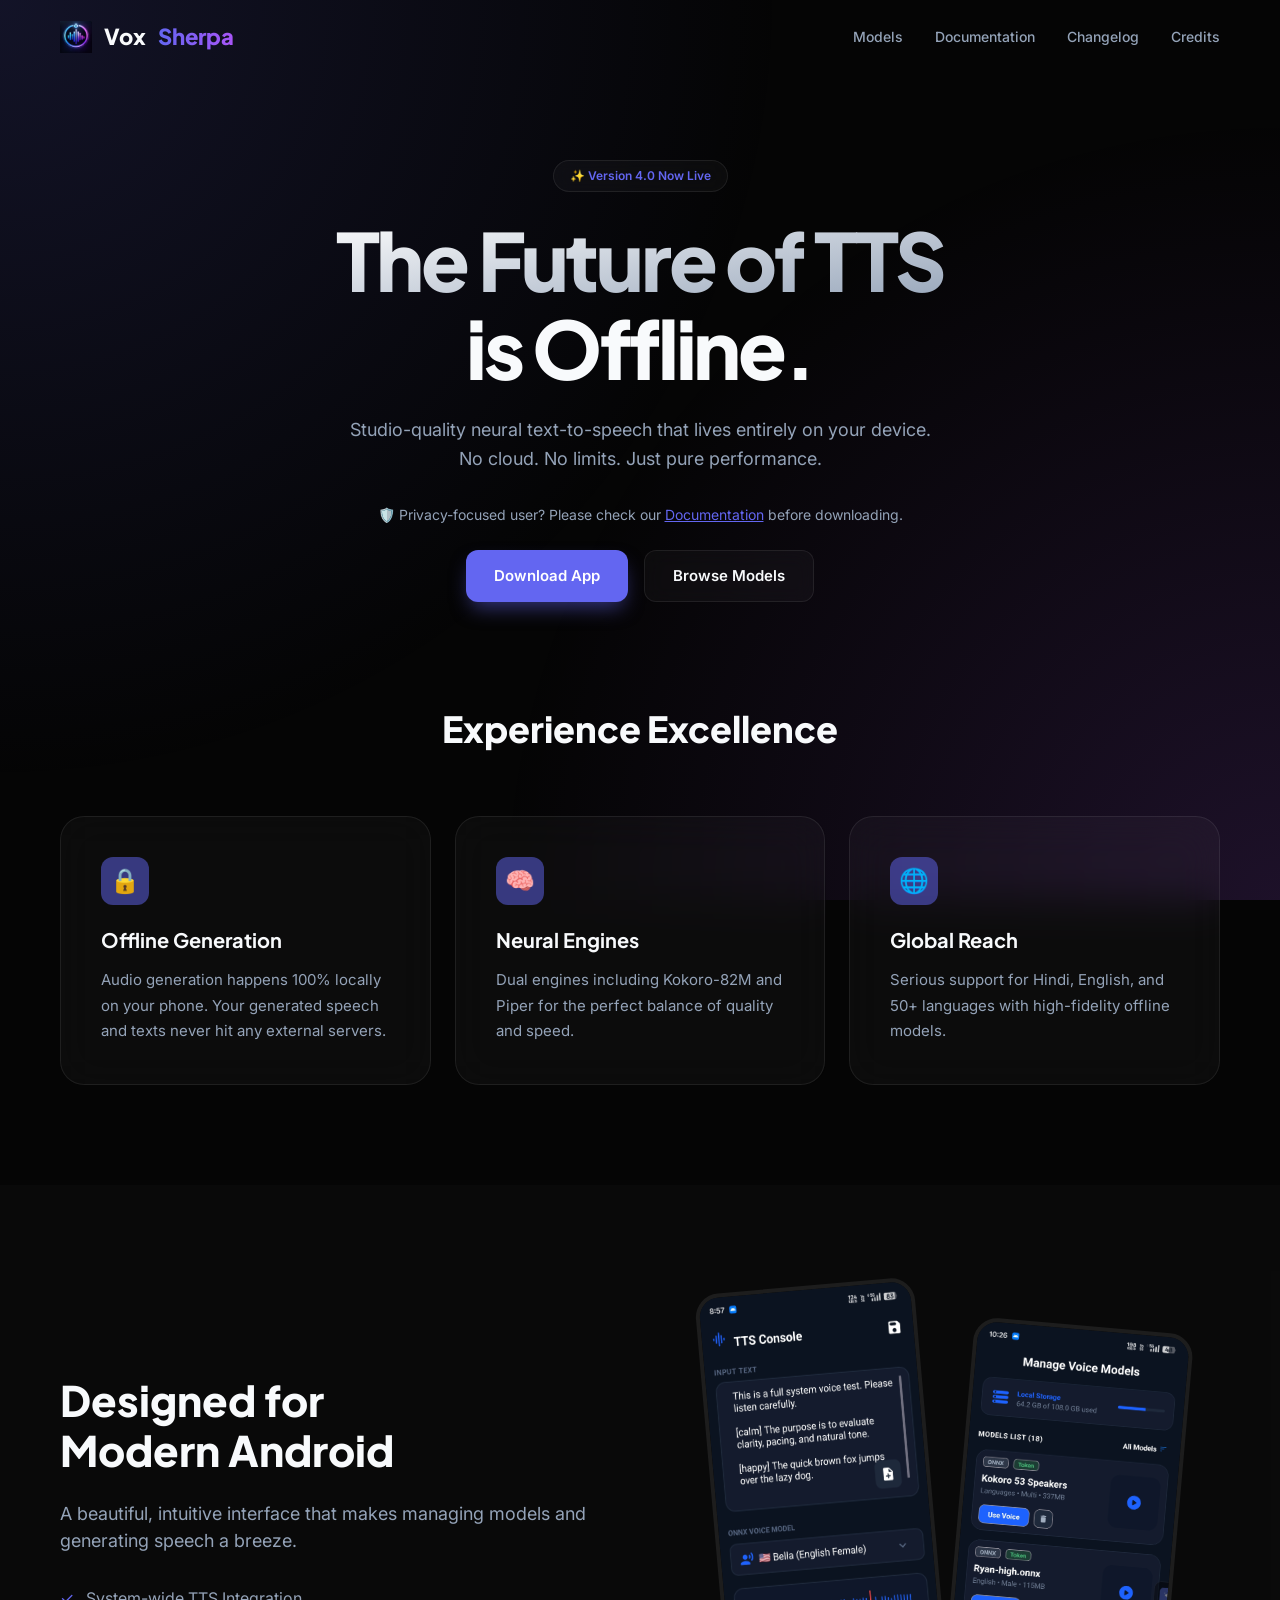
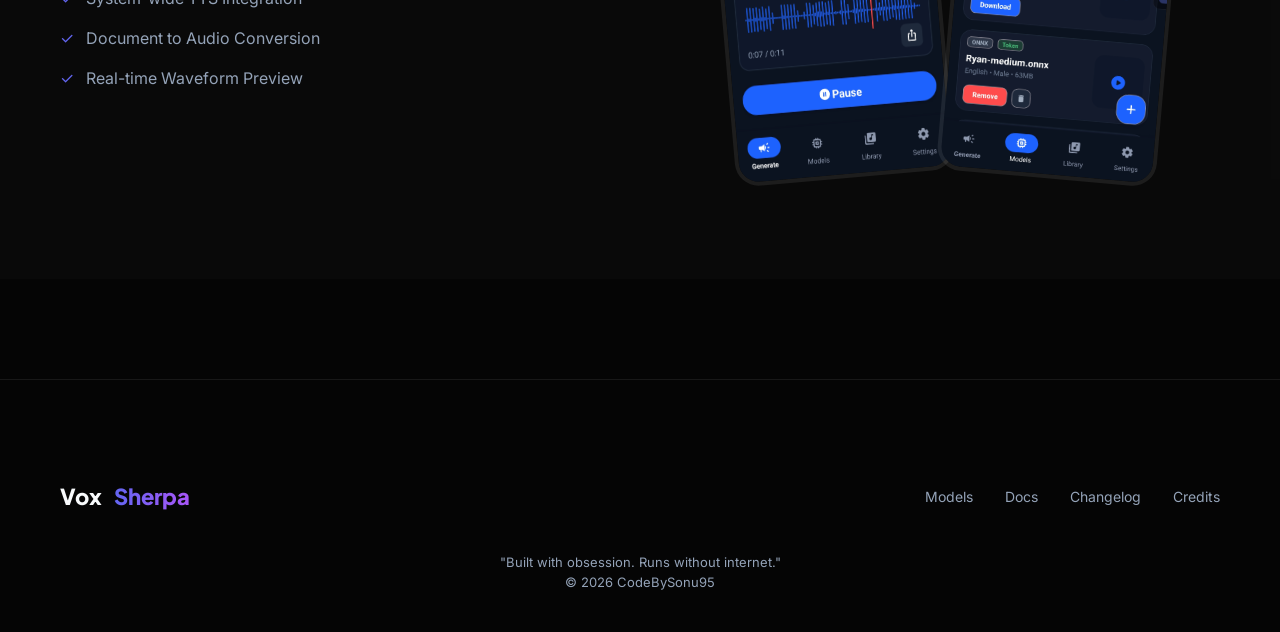
<file: index.html>
<!DOCTYPE html>
<html lang="en">
<head>
  <meta charset="UTF-8">
  <meta name="viewport" content="width=device-width, initial-scale=1.0">
  <title>VoxSherpa TTS — Premium Offline Neural TTS for Android</title>
  <link rel="stylesheet" href="docs/site/css/style.css">
</head>
<body>
  <div class="bg-gradient"></div>
  
  <nav id="navbar">
    <div class="container">
      <a href="index.html" class="logo">
        <img src="docs/site/assets/images/icon.png" alt="VoxSherpa" style="width: 32px; height: 32px;">
        Vox<span>Sherpa</span>
      </a>
      <div class="nav-links">
        <a href="docs/site/models/index.html">Models</a>
        <a href="docs/site/docs/index.html">Documentation</a>
        <a href="docs/site/changelog/index.html">Changelog</a>
        <a href="docs/site/credits/index.html">Credits</a>
      </div>
    </div>
  </nav>

  <main>
    <section class="hero container">
      <div class="hero-badge">✨ Version 4.0 Now Live</div>
      <h1><span>The Future of TTS</span><br>is Offline.</h1>
      <p>Studio-quality neural text-to-speech that lives entirely on your device. No cloud. No limits. Just pure performance.</p>
      
      <p style="font-size: 14px; margin-top: -10px; margin-bottom: 24px; color: var(--text-muted);">
        🛡️ Privacy-focused user? Please check our <a href="https://github.com/CodeBySonu95/VoxSherpa-TTS/tree/main/docs" target="_blank" style="color: var(--primary); text-decoration: underline;">Documentation</a> before downloading.
      </p>

      <div class="btn-group">
        <a href="https://play.google.com/store/apps/details?id=com.CodeBySonu.VoxSherpa" class="btn btn-primary">Download App</a>
        <a href="docs/site/models/index.html" class="btn btn-secondary">Browse Models</a>
      </div>
    </section>

    <section class="container" style="padding-bottom: 100px;">
      <div style="text-align: center; margin-bottom: 60px;">
        <h2 style="font-family: 'Plus Jakarta Sans', sans-serif; font-size: 36px; font-weight: 800;">Experience Excellence</h2>
      </div>
      
      <div class="features-grid">
        <div class="glass-card feature-card">
          <div class="feature-icon">🔒</div>
          <h3>Offline Generation</h3>
          <p>Audio generation happens 100% locally on your phone. Your generated speech and texts never hit any external servers.</p>
        </div>
        <div class="glass-card feature-card">
          <div class="feature-icon">🧠</div>
          <h3>Neural Engines</h3>
          <p>Dual engines including Kokoro-82M and Piper for the perfect balance of quality and speed.</p>
        </div>
        <div class="glass-card feature-card">
          <div class="feature-icon">🌐</div>
          <h3>Global Reach</h3>
          <p>Serious support for Hindi, English, and 50+ languages with high-fidelity offline models.</p>
        </div>
      </div>
    </section>

    <section style="background: rgba(255,255,255,0.02); padding: 100px 0;">
      <div class="container">
        <div style="display: flex; align-items: center; gap: 60px; flex-wrap: wrap;">
          <div style="flex: 1; min-width: 300px;">
            <h2 style="font-family: 'Plus Jakarta Sans', sans-serif; font-size: 42px; font-weight: 800; line-height: 1.2; margin-bottom: 24px;">Designed for<br>Modern Android</h2>
            <p style="color: var(--text-muted); font-size: 18px; margin-bottom: 32px;">A beautiful, intuitive interface that makes managing models and generating speech a breeze.</p>
            <ul style="list-style: none; display: grid; gap: 16px;">
              <li style="display: flex; align-items: center; gap: 12px; color: var(--text-muted);">
                <span style="color: var(--primary);">✓</span> System-wide TTS Integration
              </li>
              <li style="display: flex; align-items: center; gap: 12px; color: var(--text-muted);">
                <span style="color: var(--primary);">✓</span> Document to Audio Conversion
              </li>
              <li style="display: flex; align-items: center; gap: 12px; color: var(--text-muted);">
                <span style="color: var(--primary);">✓</span> Real-time Waveform Preview
              </li>
            </ul>
          </div>
          <div style="flex: 1; min-width: 300px; display: flex; gap: 20px; justify-content: center;">
            <img src="docs/site/assets/images/1.jpg" alt="App Screen" style="width: 220px; border-radius: 24px; border: 4px solid var(--glass-border); transform: rotate(-5deg);">
            <img src="docs/site/assets/images/2.jpg" alt="App Screen" style="width: 220px; border-radius: 24px; border: 4px solid var(--glass-border); transform: rotate(5deg); margin-top: 40px;">
          </div>
        </div>
      </div>
    </section>
  </main>

  <footer>
    <div class="container">
      <div class="footer-content">
        <a href="index.html" class="logo">Vox<span>Sherpa</span></a>
        <div class="footer-links">
          <a href="docs/site/models/index.html">Models</a>
          <a href="docs/site/docs/index.html">Docs</a>
          <a href="docs/site/changelog/index.html">Changelog</a>
          <a href="docs/site/credits/index.html">Credits</a>
        </div>
      </div>
      <p class="copyright">"Built with obsession. Runs without internet."<br>&copy; 2026 CodeBySonu95</p>
    </div>
  </footer>

  <script>
    window.addEventListener('scroll', () => {
      const nav = document.getElementById('navbar');
      if (window.scrollY > 50) {
        nav.classList.add('scrolled');
      } else {
        nav.classList.remove('scrolled');
      }
    });
  </script>
</body>
</html>
</file>
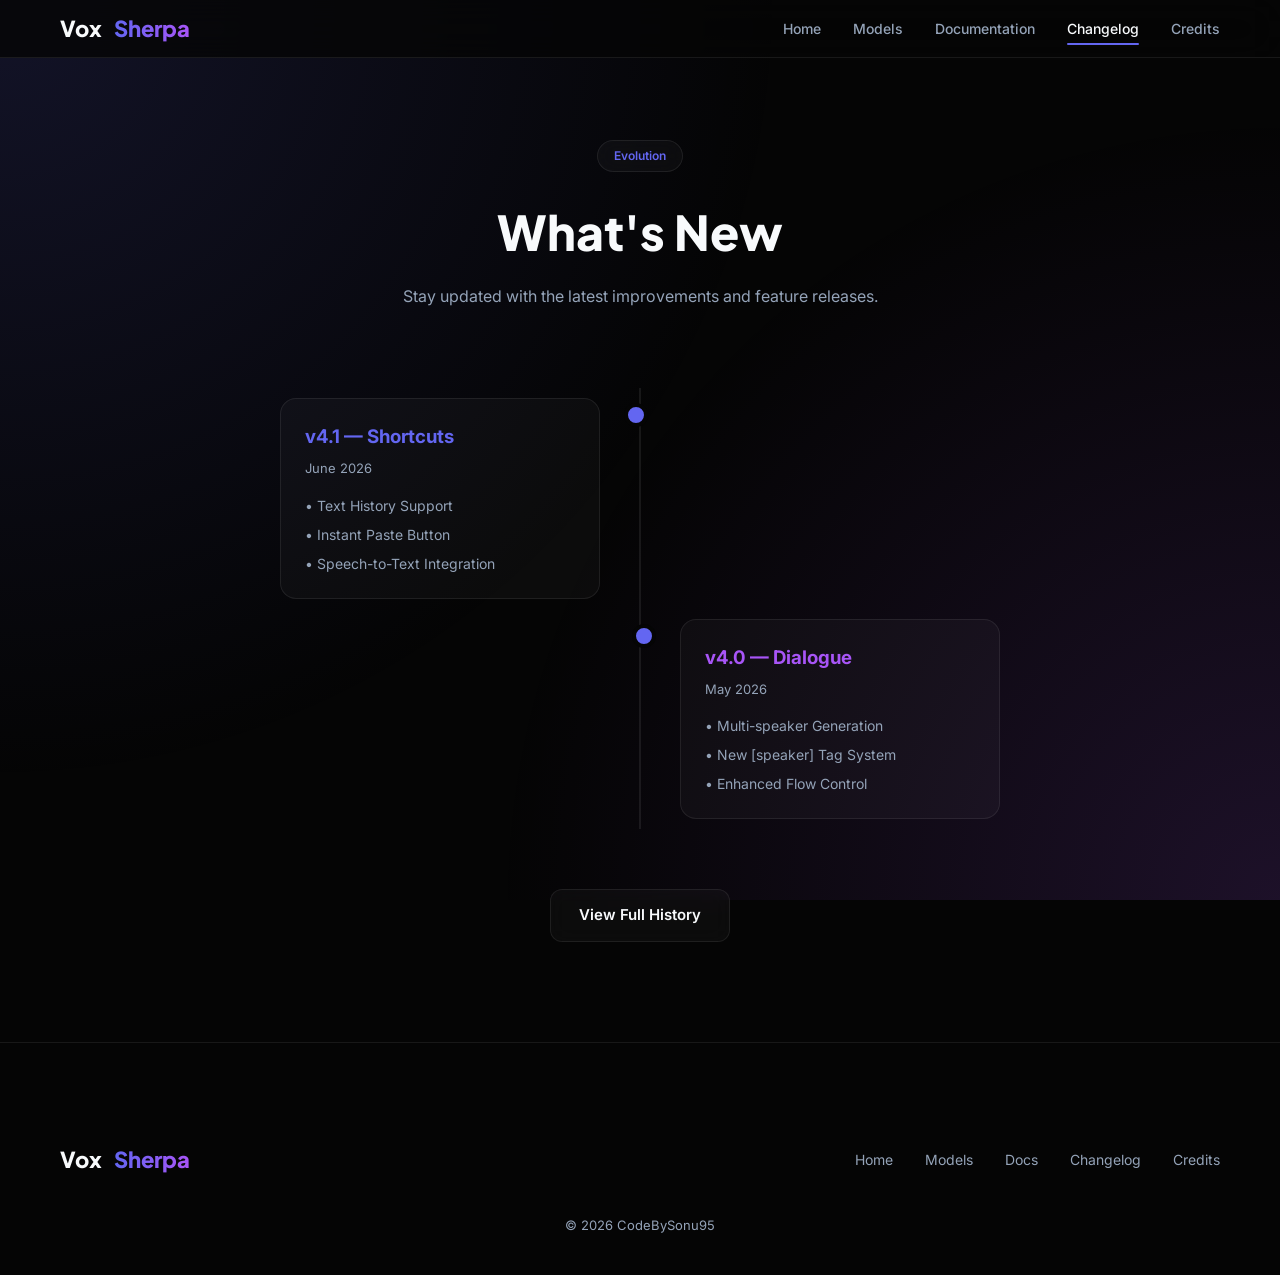
<file: docs/site/changelog/index.html>
<!DOCTYPE html>
<html lang="en">
<head>
  <meta charset="UTF-8">
  <meta name="viewport" content="width=device-width, initial-scale=1.0">
  <title>Changelog — VoxSherpa TTS</title>
  <link rel="stylesheet" href="../css/style.css">
  <style>
    .timeline {
      position: relative;
      max-width: 800px;
      margin: 0 auto;
    }
    .timeline::after {
      content: '';
      position: absolute;
      width: 2px;
      background: var(--glass-border);
      top: 0;
      bottom: 0;
      left: 50%;
      margin-left: -1px;
    }
    .release-card {
      padding: 10px 40px;
      position: relative;
      background: inherit;
      width: 50%;
    }
    .release-card::after {
      content: '';
      position: absolute;
      width: 16px;
      height: 16px;
      right: -8px;
      background-color: var(--primary);
      border: 4px solid var(--bg);
      top: 15px;
      border-radius: 50%;
      z-index: 1;
    }
    .left { left: 0; }
    .right { left: 50%; }
    .right::after { left: -8px; }
    .content {
      padding: 24px;
      background: var(--glass);
      border: 1px solid var(--glass-border);
      border-radius: 16px;
    }
    @media screen and (max-width: 600px) {
      .timeline::after { left: 31px; }
      .release-card { width: 100%; padding-left: 70px; padding-right: 25px; }
      .release-card::after { left: 23px; }
      .right { left: 0%; }
    }
  </style>
</head>
<body>
  <div class="bg-gradient"></div>
  
  <nav id="navbar" class="scrolled">
    <div class="container">
      <a href="../../../index.html" class="logo">Vox<span>Sherpa</span></a>
      <div class="nav-links">
        <a href="../../../index.html">Home</a>
        <a href="../models/index.html">Models</a>
        <a href="../docs/index.html">Documentation</a>
        <a href="index.html" class="active">Changelog</a>
        <a href="../credits/index.html">Credits</a>
      </div>
    </div>
  </nav>

  <main class="container" style="padding-top: 140px;">
    <div style="text-align: center; margin-bottom: 80px;">
      <div class="hero-badge">Evolution</div>
      <h1 style="font-family: 'Plus Jakarta Sans', sans-serif; font-size: 48px; font-weight: 800; margin-bottom: 16px;">What's New</h1>
      <p style="color: var(--text-muted);">Stay updated with the latest improvements and feature releases.</p>
    </div>

    <div class="timeline">
      <div class="release-card left">
        <div class="content">
          <h3 style="color: var(--primary); margin-bottom: 8px;">v4.1 — Shortcuts</h3>
          <p style="font-size: 13px; color: var(--text-muted); margin-bottom: 16px;">June 2026</p>
          <ul style="list-style: none; font-size: 14px; color: var(--text-muted); display: grid; gap: 8px;">
            <li>• Text History Support</li>
            <li>• Instant Paste Button</li>
            <li>• Speech-to-Text Integration</li>
          </ul>
        </div>
      </div>
      <div class="release-card right">
        <div class="content">
          <h3 style="color: var(--secondary); margin-bottom: 8px;">v4.0 — Dialogue</h3>
          <p style="font-size: 13px; color: var(--text-muted); margin-bottom: 16px;">May 2026</p>
          <ul style="list-style: none; font-size: 14px; color: var(--text-muted); display: grid; gap: 8px;">
            <li>• Multi-speaker Generation</li>
            <li>• New [speaker] Tag System</li>
            <li>• Enhanced Flow Control</li>
          </ul>
        </div>
      </div>
    </div>
    
    <div style="text-align: center; margin-top: 60px;">
      <a href="https://github.com/CodeBySonu95/VoxSherpa-TTS/blob/main/docs/CHANGELOG.md" class="btn btn-secondary">View Full History</a>
    </div>
  </main>

  <footer>
    <div class="container">
      <div class="footer-content">
        <a href="../../../index.html" class="logo">Vox<span>Sherpa</span></a>
        <div class="footer-links">
          <a href="../../../index.html">Home</a>
          <a href="../models/index.html">Models</a>
          <a href="../docs/index.html">Docs</a>
          <a href="index.html">Changelog</a>
          <a href="../credits/index.html">Credits</a>
        </div>
      </div>
      <p class="copyright">&copy; 2026 CodeBySonu95</p>
    </div>
  </footer>
</body>
</html>
</file>
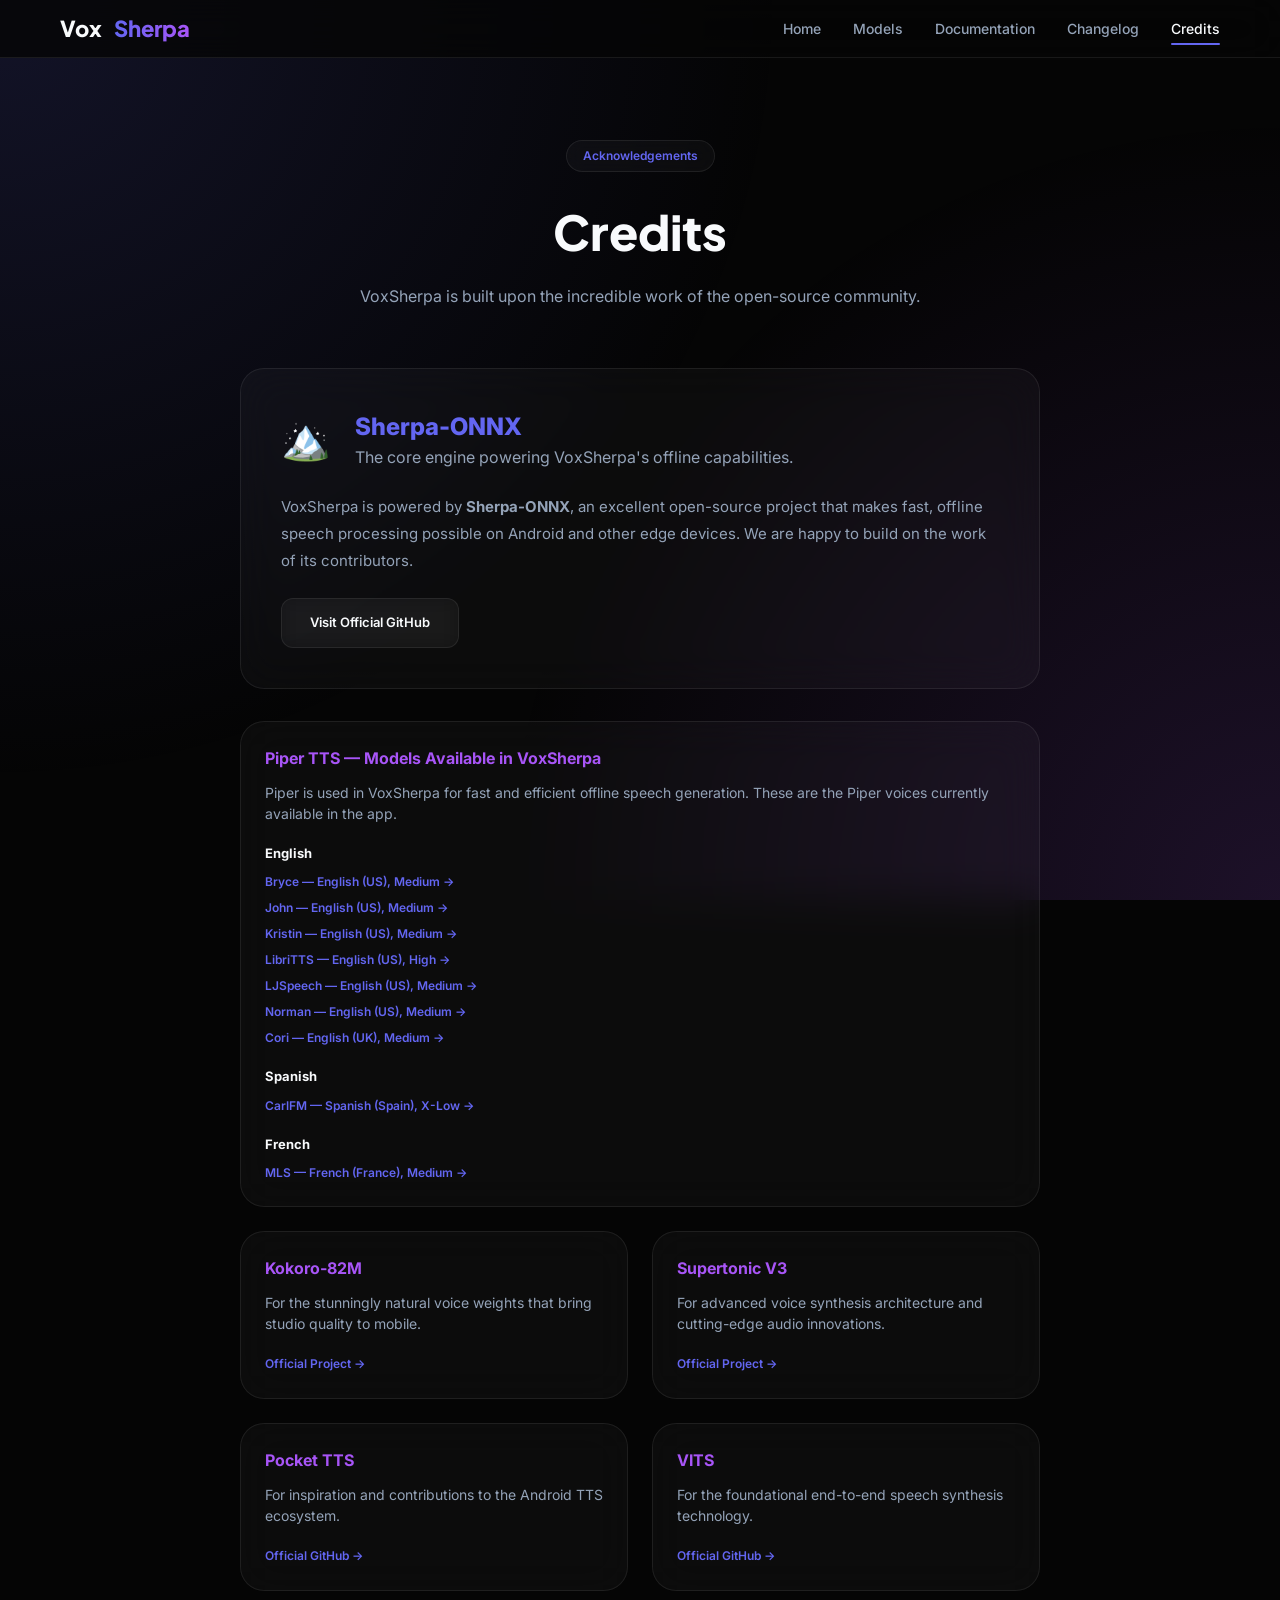
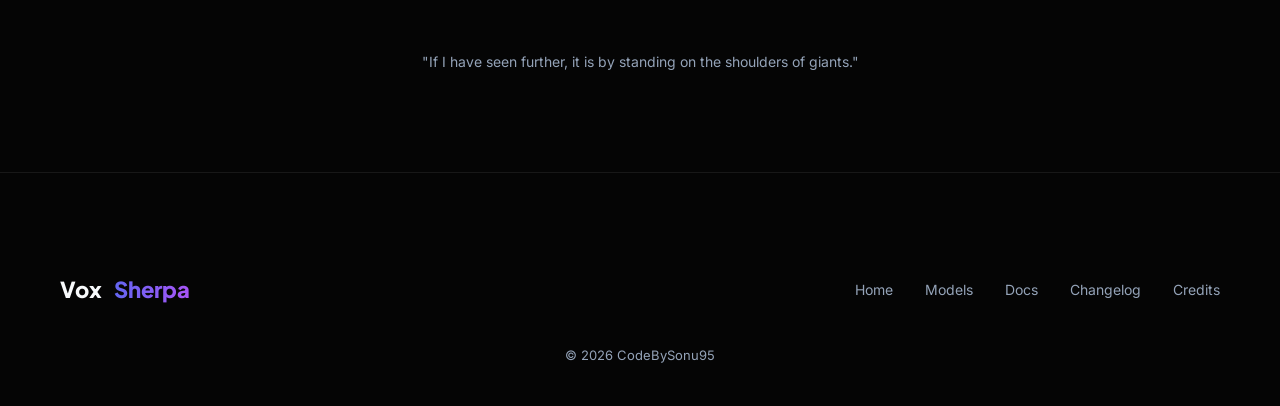
<file: docs/site/credits/index.html>
<!DOCTYPE html>
<html lang="en">
<head>
  <meta charset="UTF-8">
  <meta name="viewport" content="width=device-width, initial-scale=1.0">
  <title>Credits — VoxSherpa TTS</title>
  <link rel="stylesheet" href="../css/style.css">
</head>
<body>
  <div class="bg-gradient"></div>
  
  <nav id="navbar" class="scrolled">
    <div class="container">
      <a href="../../../index.html" class="logo">Vox<span>Sherpa</span></a>
      <div class="nav-links">
        <a href="../../../index.html">Home</a>
        <a href="../models/index.html">Models</a>
        <a href="../docs/index.html">Documentation</a>
        <a href="../changelog/index.html">Changelog</a>
        <a href="index.html" class="active">Credits</a>
      </div>
    </div>
  </nav>

  <main class="container" style="padding-top: 140px;">
    <div style="max-width: 800px; margin: 0 auto;">
      <div style="text-align: center; margin-bottom: 60px;">
        <div class="hero-badge">Acknowledgements</div>
        <h1 style="font-family: 'Plus Jakarta Sans', sans-serif; font-size: 48px; font-weight: 800; margin-bottom: 16px;">Credits</h1>
        <p style="color: var(--text-muted);">VoxSherpa is built upon the incredible work of the open-source community.</p>
      </div>

      <div class="glass-card" style="margin-bottom: 32px;">
        <div style="display: flex; align-items: center; gap: 24px; margin-bottom: 24px;">
          <div style="font-size: 40px;">🏔️</div>
          <div>
            <h2 style="font-size: 24px; font-weight: 800; color: var(--primary);">Sherpa-ONNX</h2>
            <p style="color: var(--text-muted);">The core engine powering VoxSherpa's offline capabilities.</p>
          </div>
        </div>
        <p style="font-size: 15px; line-height: 1.8; color: var(--text-muted); margin-bottom: 24px;">
          VoxSherpa is powered by <strong>Sherpa-ONNX</strong>, an excellent open-source project that makes fast, offline speech processing possible on Android and other edge devices. We are happy to build on the work of its contributors.
        </p>
        <a href="https://github.com/k2-fsa/sherpa-onnx" class="btn btn-secondary" style="font-size: 13px;">Visit Official GitHub</a>
      </div>

      <div class="features-grid" style="margin-top: 0;">
        <div class="glass-card" style="padding: 24px; grid-column: 1 / -1;">
          <h4 style="margin-bottom: 12px; color: var(--secondary);">Piper TTS — Models Available in VoxSherpa</h4>
          <p style="font-size: 14px; color: var(--text-muted); margin-bottom: 20px;">Piper is used in VoxSherpa for fast and efficient offline speech generation. These are the Piper voices currently available in the app.</p>
          <h5 style="font-size: 13px; color: var(--text); margin-bottom: 10px;">English</h5>
          <div style="display: grid; gap: 8px; margin-bottom: 20px;">
            <a href="https://huggingface.co/rhasspy/piper-voices/tree/main/en/en_US/bryce/medium" target="_blank" rel="noopener" style="font-size: 12px; color: var(--primary); text-decoration: none; font-weight: 600;">Bryce — English (US), Medium →</a>
            <a href="https://huggingface.co/rhasspy/piper-voices/tree/main/en/en_US/john/medium" target="_blank" rel="noopener" style="font-size: 12px; color: var(--primary); text-decoration: none; font-weight: 600;">John — English (US), Medium →</a>
            <a href="https://huggingface.co/rhasspy/piper-voices/tree/main/en/en_US/kristin/medium" target="_blank" rel="noopener" style="font-size: 12px; color: var(--primary); text-decoration: none; font-weight: 600;">Kristin — English (US), Medium →</a>
            <a href="https://huggingface.co/rhasspy/piper-voices/tree/main/en/en_US/libritts/high" target="_blank" rel="noopener" style="font-size: 12px; color: var(--primary); text-decoration: none; font-weight: 600;">LibriTTS — English (US), High →</a>
            <a href="https://huggingface.co/rhasspy/piper-voices/tree/main/en/en_US/ljspeech/medium" target="_blank" rel="noopener" style="font-size: 12px; color: var(--primary); text-decoration: none; font-weight: 600;">LJSpeech — English (US), Medium →</a>
            <a href="https://huggingface.co/rhasspy/piper-voices/tree/main/en/en_US/norman/medium" target="_blank" rel="noopener" style="font-size: 12px; color: var(--primary); text-decoration: none; font-weight: 600;">Norman — English (US), Medium →</a>
            <a href="https://huggingface.co/rhasspy/piper-voices/tree/main/en/en_GB/cori/medium" target="_blank" rel="noopener" style="font-size: 12px; color: var(--primary); text-decoration: none; font-weight: 600;">Cori — English (UK), Medium →</a>
          </div>
          <h5 style="font-size: 13px; color: var(--text); margin-bottom: 10px;">Spanish</h5>
          <div style="display: grid; gap: 8px; margin-bottom: 20px;">
            <a href="https://huggingface.co/rhasspy/piper-voices/tree/main/es/es_ES/carlfm/x_low" target="_blank" rel="noopener" style="font-size: 12px; color: var(--primary); text-decoration: none; font-weight: 600;">CarlFM — Spanish (Spain), X-Low →</a>
          </div>
          <h5 style="font-size: 13px; color: var(--text); margin-bottom: 10px;">French</h5>
          <div style="display: grid; gap: 8px;">
            <a href="https://huggingface.co/rhasspy/piper-voices/tree/main/fr/fr_FR/mls/medium" target="_blank" rel="noopener" style="font-size: 12px; color: var(--primary); text-decoration: none; font-weight: 600;">MLS — French (France), Medium →</a>
          </div>
        </div>
        <div class="glass-card" style="padding: 24px;">
          <h4 style="margin-bottom: 12px; color: var(--secondary);">Kokoro-82M</h4>
          <p style="font-size: 14px; color: var(--text-muted); margin-bottom: 16px;">For the stunningly natural voice weights that bring studio quality to mobile.</p>
          <a href="https://huggingface.co/hexgrad/Kokoro-82M" style="font-size: 12px; color: var(--primary); text-decoration: none; font-weight: 600;">Official Project →</a>
        </div>
        <div class="glass-card" style="padding: 24px;">
          <h4 style="margin-bottom: 12px; color: var(--secondary);">Supertonic V3</h4>
          <p style="font-size: 14px; color: var(--text-muted); margin-bottom: 16px;">For advanced voice synthesis architecture and cutting-edge audio innovations.</p>
          <a href="https://github.com/Supertone-Inc" style="font-size: 12px; color: var(--primary); text-decoration: none; font-weight: 600;">Official Project →</a>
        </div>
        <div class="glass-card" style="padding: 24px;">
          <h4 style="margin-bottom: 12px; color: var(--secondary);">Pocket TTS</h4>
          <p style="font-size: 14px; color: var(--text-muted); margin-bottom: 16px;">For inspiration and contributions to the Android TTS ecosystem.</p>
          <a href="https://github.com/v-m-p-m/pocket-tts" style="font-size: 12px; color: var(--primary); text-decoration: none; font-weight: 600;">Official GitHub →</a>
        </div>
        <div class="glass-card" style="padding: 24px;">
          <h4 style="margin-bottom: 12px; color: var(--secondary);">VITS</h4>
          <p style="font-size: 14px; color: var(--text-muted); margin-bottom: 16px;">For the foundational end-to-end speech synthesis technology.</p>
          <a href="https://github.com/jaywalnut310/vits" style="font-size: 12px; color: var(--primary); text-decoration: none; font-weight: 600;">Official GitHub →</a>
        </div>
      </div>

      <div style="text-align: center; margin-top: 60px;">
        <p style="color: var(--text-muted); font-size: 14px;">"If I have seen further, it is by standing on the shoulders of giants."</p>
      </div>
    </div>
  </main>

  <footer>
    <div class="container">
      <div class="footer-content">
        <a href="../../../index.html" class="logo">Vox<span>Sherpa</span></a>
        <div class="footer-links">
          <a href="../../../index.html">Home</a>
          <a href="../models/index.html">Models</a>
          <a href="../docs/index.html">Docs</a>
          <a href="../changelog/index.html">Changelog</a>
          <a href="index.html">Credits</a>
        </div>
      </div>
      <p class="copyright">&copy; 2026 CodeBySonu95</p>
    </div>
  </footer>
</body>
</html>
</file>
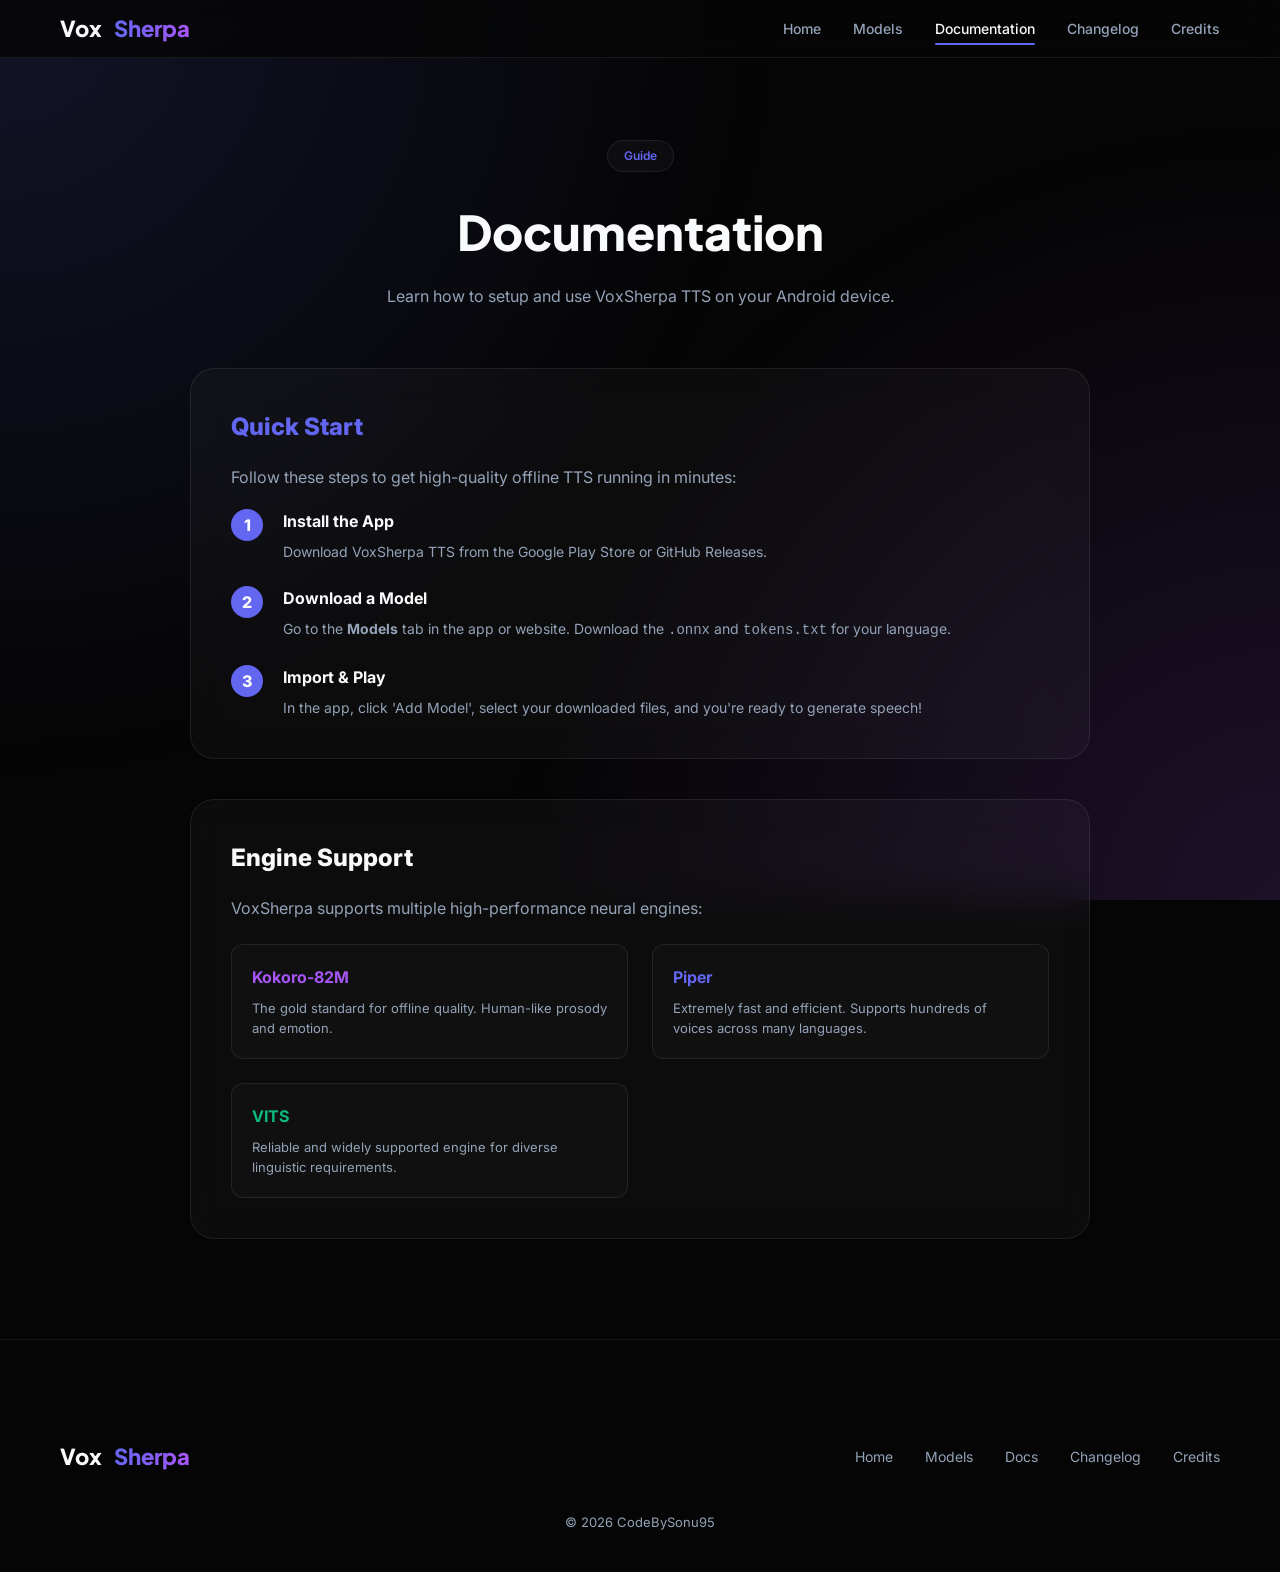
<file: docs/site/docs/index.html>
<!DOCTYPE html>
<html lang="en">
<head>
  <meta charset="UTF-8">
  <meta name="viewport" content="width=device-width, initial-scale=1.0">
  <title>Documentation — VoxSherpa TTS</title>
  <link rel="stylesheet" href="../css/style.css">
</head>
<body>
  <div class="bg-gradient"></div>
  
  <nav id="navbar" class="scrolled">
    <div class="container">
      <a href="../../../index.html" class="logo">Vox<span>Sherpa</span></a>
      <div class="nav-links">
        <a href="../../../index.html">Home</a>
        <a href="../models/index.html">Models</a>
        <a href="index.html" class="active">Documentation</a>
        <a href="../changelog/index.html">Changelog</a>
        <a href="../credits/index.html">Credits</a>
      </div>
    </div>
  </nav>

  <main class="container" style="padding-top: 140px;">
    <div style="max-width: 900px; margin: 0 auto;">
      <div style="text-align: center; margin-bottom: 60px;">
        <div class="hero-badge">Guide</div>
        <h1 style="font-family: 'Plus Jakarta Sans', sans-serif; font-size: 48px; font-weight: 800; margin-bottom: 16px;">Documentation</h1>
        <p style="color: var(--text-muted);">Learn how to setup and use VoxSherpa TTS on your Android device.</p>
      </div>

      <div class="glass-card" style="margin-bottom: 40px;">
        <h2 style="font-size: 24px; font-weight: 800; margin-bottom: 20px; color: var(--primary);">Quick Start</h2>
        <p style="margin-bottom: 20px; color: var(--text-muted);">Follow these steps to get high-quality offline TTS running in minutes:</p>
        <div style="display: grid; gap: 24px;">
          <div style="display: flex; gap: 20px;">
            <div style="width: 32px; height: 32px; background: var(--primary); border-radius: 50%; display: flex; align-items: center; justify-content: center; flex-shrink: 0; font-weight: 800;">1</div>
            <div>
              <h4 style="margin-bottom: 8px;">Install the App</h4>
              <p style="font-size: 14px; color: var(--text-muted);">Download VoxSherpa TTS from the Google Play Store or GitHub Releases.</p>
            </div>
          </div>
          <div style="display: flex; gap: 20px;">
            <div style="width: 32px; height: 32px; background: var(--primary); border-radius: 50%; display: flex; align-items: center; justify-content: center; flex-shrink: 0; font-weight: 800;">2</div>
            <div>
              <h4 style="margin-bottom: 8px;">Download a Model</h4>
              <p style="font-size: 14px; color: var(--text-muted);">Go to the <strong>Models</strong> tab in the app or website. Download the <code>.onnx</code> and <code>tokens.txt</code> for your language.</p>
            </div>
          </div>
          <div style="display: flex; gap: 20px;">
            <div style="width: 32px; height: 32px; background: var(--primary); border-radius: 50%; display: flex; align-items: center; justify-content: center; flex-shrink: 0; font-weight: 800;">3</div>
            <div>
              <h4 style="margin-bottom: 8px;">Import & Play</h4>
              <p style="font-size: 14px; color: var(--text-muted);">In the app, click 'Add Model', select your downloaded files, and you're ready to generate speech!</p>
            </div>
          </div>
        </div>
      </div>

      <div class="glass-card">
        <h2 style="font-size: 24px; font-weight: 800; margin-bottom: 20px;">Engine Support</h2>
        <p style="margin-bottom: 24px; color: var(--text-muted);">VoxSherpa supports multiple high-performance neural engines:</p>
        <div class="features-grid" style="margin-top: 0;">
          <div style="background: rgba(255,255,255,0.02); padding: 20px; border-radius: 12px; border: 1px solid var(--glass-border);">
            <h4 style="color: var(--secondary); margin-bottom: 10px;">Kokoro-82M</h4>
            <p style="font-size: 13px; color: var(--text-muted);">The gold standard for offline quality. Human-like prosody and emotion.</p>
          </div>
          <div style="background: rgba(255,255,255,0.02); padding: 20px; border-radius: 12px; border: 1px solid var(--glass-border);">
            <h4 style="color: var(--primary); margin-bottom: 10px;">Piper</h4>
            <p style="font-size: 13px; color: var(--text-muted);">Extremely fast and efficient. Supports hundreds of voices across many languages.</p>
          </div>
          <div style="background: rgba(255,255,255,0.02); padding: 20px; border-radius: 12px; border: 1px solid var(--glass-border);">
            <h4 style="color: var(--success); margin-bottom: 10px;">VITS</h4>
            <p style="font-size: 13px; color: var(--text-muted);">Reliable and widely supported engine for diverse linguistic requirements.</p>
          </div>
        </div>
      </div>
    </div>
  </main>

  <footer>
    <div class="container">
      <div class="footer-content">
        <a href="../../../index.html" class="logo">Vox<span>Sherpa</span></a>
        <div class="footer-links">
          <a href="../../../index.html">Home</a>
          <a href="../models/index.html">Models</a>
          <a href="index.html">Docs</a>
          <a href="../changelog/index.html">Changelog</a>
          <a href="../credits/index.html">Credits</a>
        </div>
      </div>
      <p class="copyright">&copy; 2026 CodeBySonu95</p>
    </div>
  </footer>
</body>
</html>
</file>
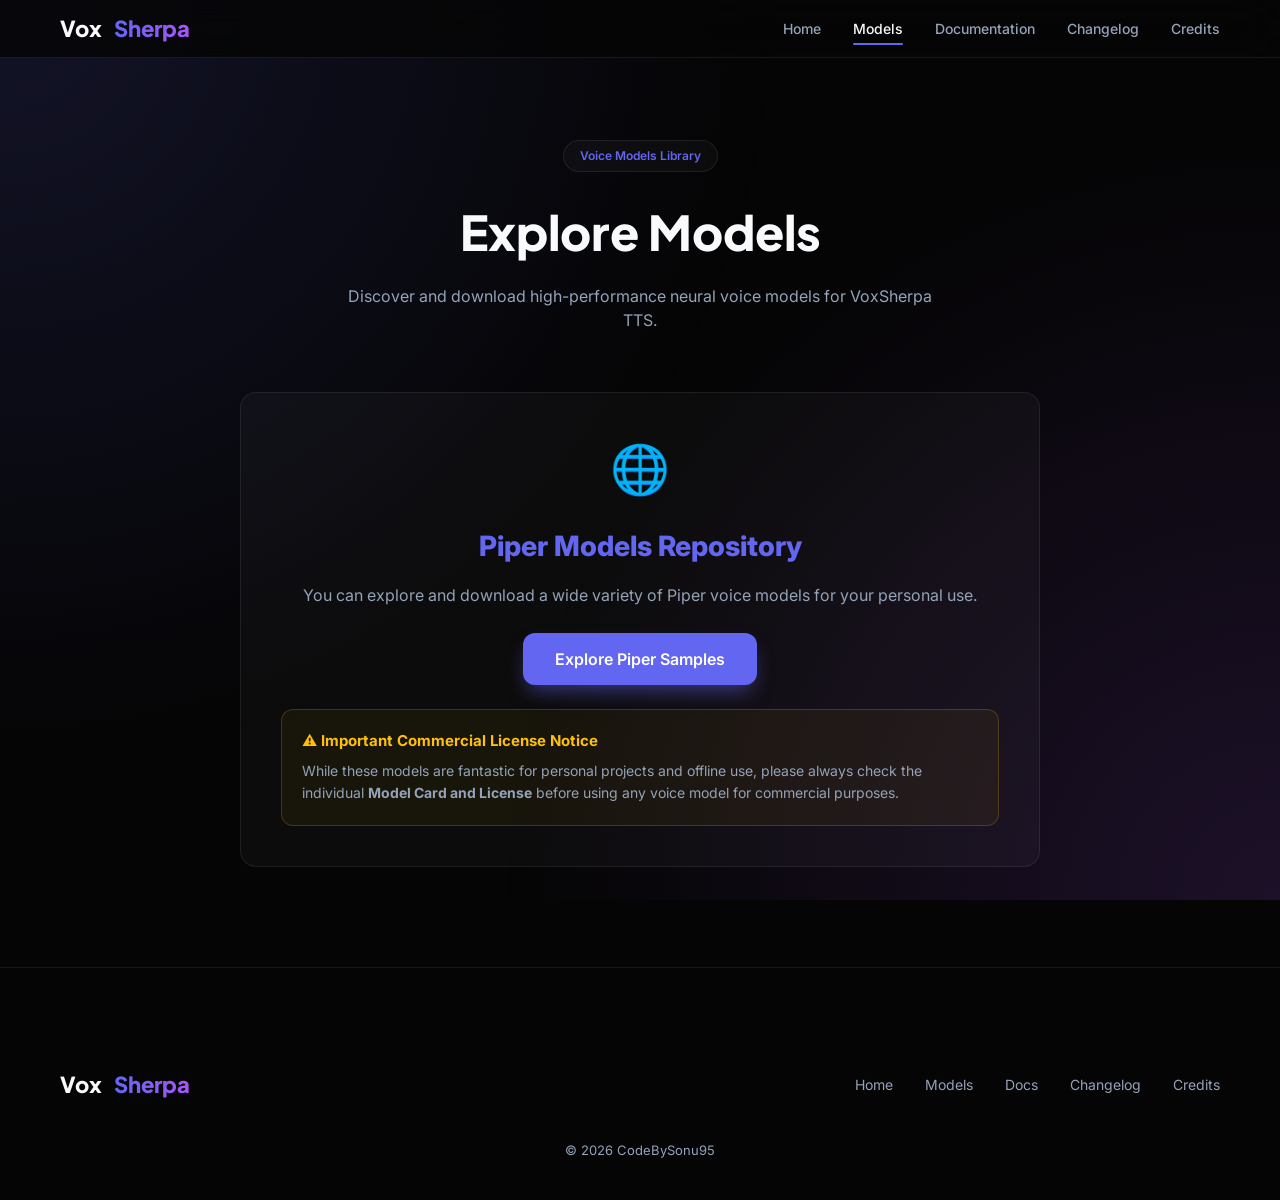
<file: docs/site/models/index.html>
<!DOCTYPE html>
<html lang="en">
<head>
  <meta charset="UTF-8">
  <meta name="viewport" content="width=device-width, initial-scale=1.0">
  <title>Models Library — VoxSherpa TTS</title>
  <link rel="stylesheet" href="../css/style.css">
  <style>
    .model-card { background: var(--glass); border: 1px solid var(--glass-border); border-radius: 16px; padding: 40px; text-align: center; margin-bottom: 40px; transition: all 0.3s ease; }
    .model-card:hover { border-color: var(--primary); }
    .warning-box { background: rgba(255, 193, 7, 0.05); border: 1px solid rgba(255, 193, 7, 0.2); border-radius: 12px; padding: 20px; margin-top: 24px; text-align: left; }
  </style>
</head>
<body>
  <div class="bg-gradient"></div>
  
  <nav id="navbar" class="scrolled">
    <div class="container">
      <a href="../../../index.html" class="logo">Vox<span>Sherpa</span></a>
      <div class="nav-links">
        <a href="../../../index.html">Home</a>
        <a href="index.html" class="active">Models</a>
        <a href="../docs/index.html">Documentation</a>
        <a href="../changelog/index.html">Changelog</a>
        <a href="../credits/index.html">Credits</a>
      </div>
    </div>
  </nav>

  <main class="container" style="padding-top: 140px;">
    <div style="text-align: center; margin-bottom: 60px;">
      <div class="hero-badge">Voice Models Library</div>
      <h1 style="font-family: 'Plus Jakarta Sans', sans-serif; font-size: 48px; font-weight: 800; margin-bottom: 16px;">Explore Models</h1>
      <p style="color: var(--text-muted); max-width: 600px; margin: 0 auto;">Discover and download high-performance neural voice models for VoxSherpa TTS.</p>
    </div>

    <div style="max-width: 800px; margin: 0 auto;">
      <div class="model-card">
        <div style="font-size: 48px; margin-bottom: 20px;">🌐</div>
        <h2 style="font-size: 28px; font-weight: 800; margin-bottom: 16px; color: var(--primary);">Piper Models Repository</h2>
        <p style="color: var(--text-muted); font-size: 16px; line-height: 1.6; margin-bottom: 24px;">
          You can explore and download a wide variety of Piper voice models for your personal use.
        </p>
        <a href="https://rhasspy.github.io/piper-samples/" target="_blank" class="btn btn-primary" style="padding: 14px 32px; font-size: 16px;">Explore Piper Samples</a>

        <div class="warning-box">
          <h4 style="color: #ffc107; margin-bottom: 8px; font-size: 15px;">⚠️ Important Commercial License Notice</h4>
          <p style="color: var(--text-muted); font-size: 14px; line-height: 1.6;">
            While these models are fantastic for personal projects and offline use, please always check the individual <strong>Model Card and License</strong> before using any voice model for commercial purposes.
          </p>
        </div>
      </div>
    </div>
  </main>

  <footer>
    <div class="container">
      <div class="footer-content">
        <a href="../../../index.html" class="logo">Vox<span>Sherpa</span></a>
        <div class="footer-links">
          <a href="../../../index.html">Home</a>
          <a href="index.html">Models</a>
          <a href="../docs/index.html">Docs</a>
          <a href="../changelog/index.html">Changelog</a>
          <a href="../credits/index.html">Credits</a>
        </div>
      </div>
      <p class="copyright">&copy; 2026 CodeBySonu95</p>
    </div>
  </footer>
</body>
</html>
</file>
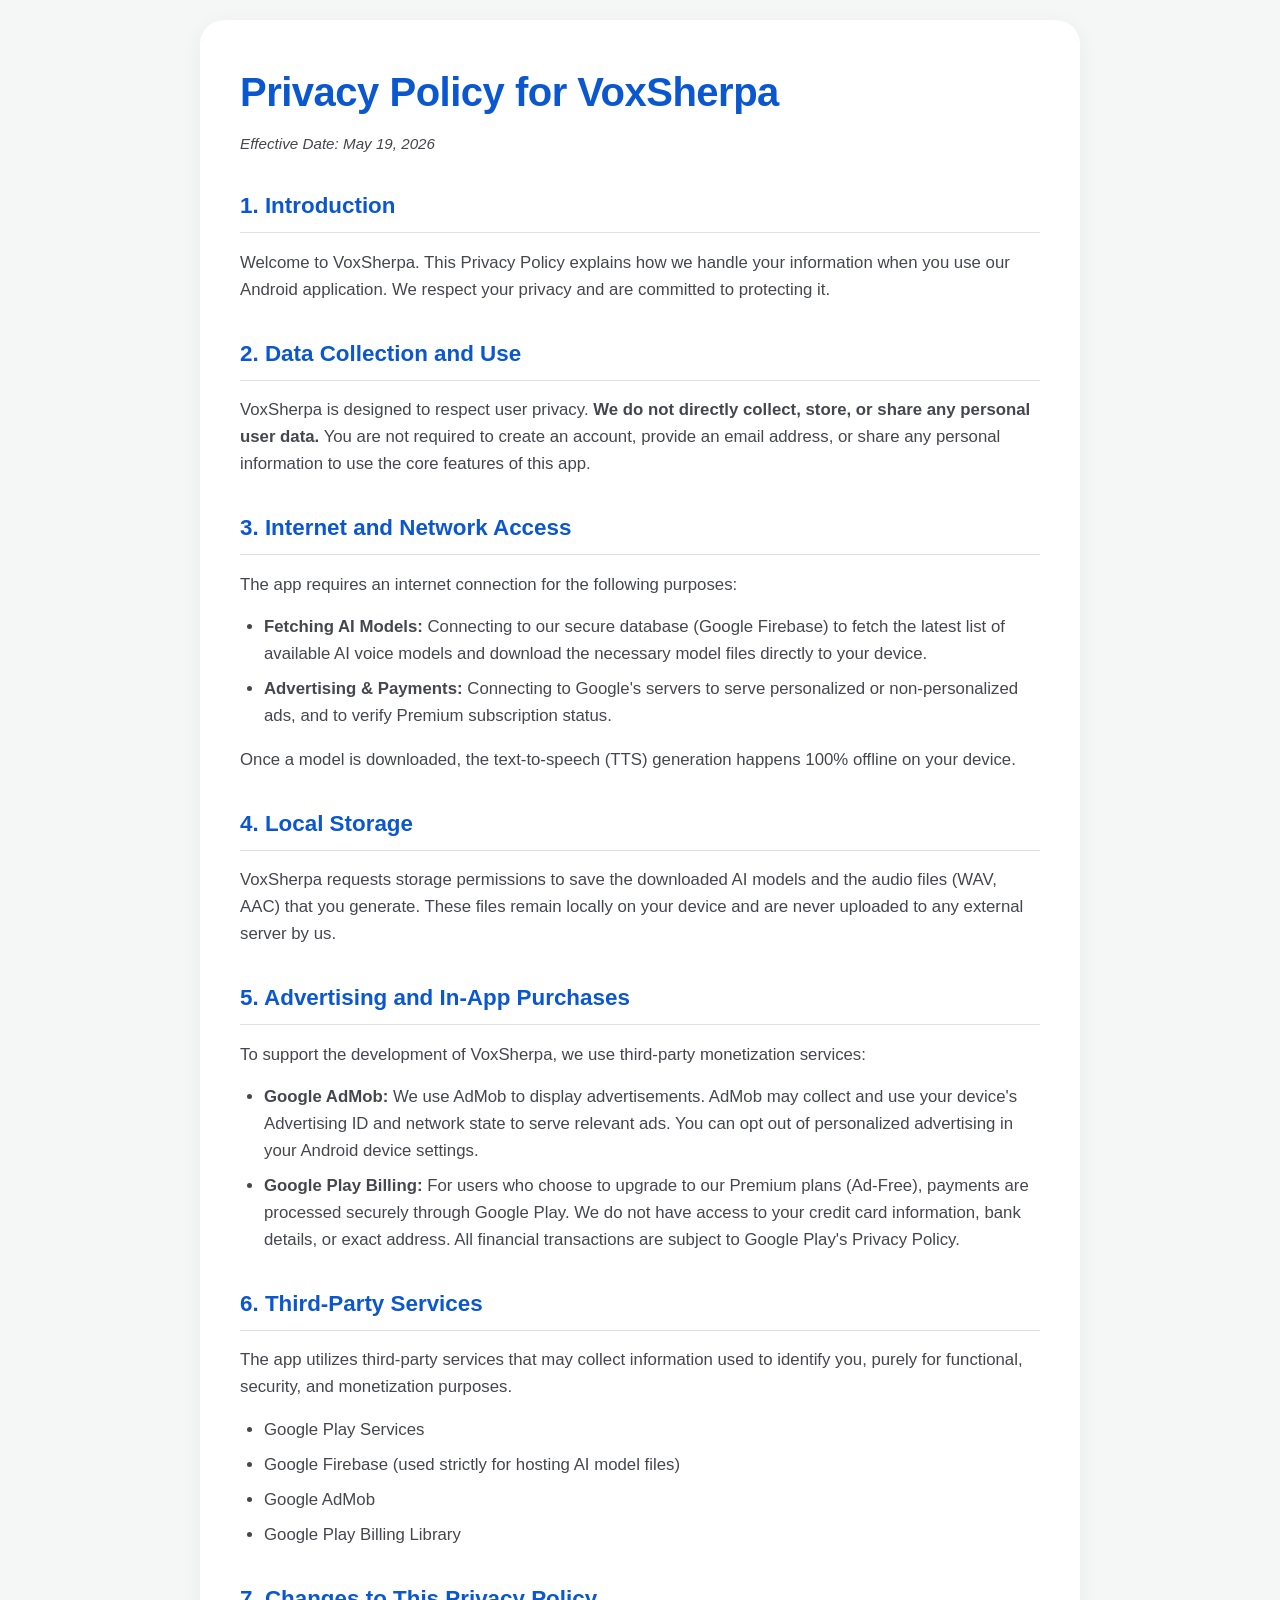
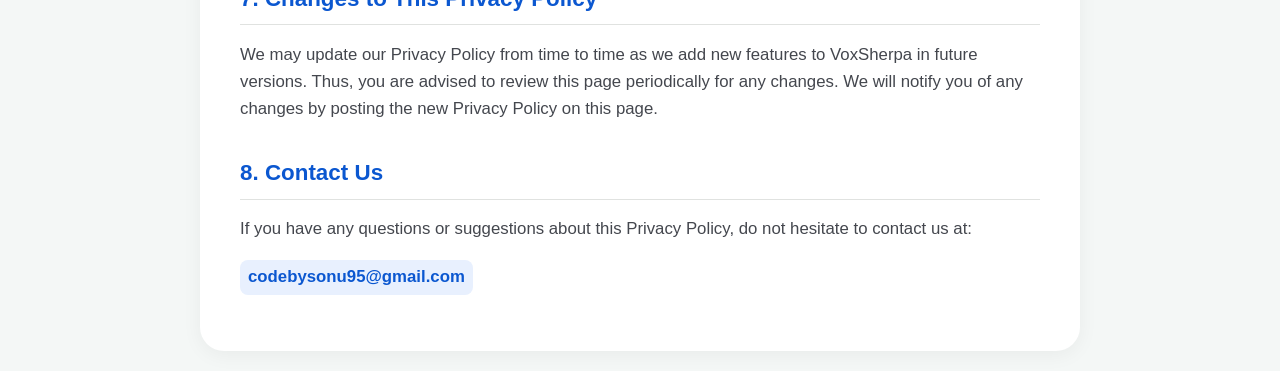
<file: assets/Privacy.html>
<!DOCTYPE html>
<html lang="en">
<head>
    <meta charset="UTF-8">
    <meta name="viewport" content="width=device-width, initial-scale=1.0">
    <title>Privacy Policy - VoxSherpa</title>
    <style>
        /* Material 3 Inspired Colors & Typography */
        :root {
            --md-bg-color: #F4F7F6;
            --md-surface-color: #FFFFFF;
            --md-text-primary: #1A1C1E;
            --md-text-secondary: #44474E;
            --md-primary-color: #0B57D0;
            --md-divider: #E0E2E0;
        }

        body {
            font-family: 'Segoe UI', Roboto, Helvetica, Arial, sans-serif;
            background-color: var(--md-bg-color);
            color: var(--md-text-primary);
            line-height: 1.6;
            margin: 0;
            padding: 20px;
        }

        .container {
            max-width: 800px;
            margin: 0 auto;
            background-color: var(--md-surface-color);
            padding: 40px;
            border-radius: 24px;
            box-shadow: 0 4px 20px rgba(0, 0, 0, 0.05);
        }

        h1 {
            color: var(--md-primary-color);
            font-size: 2.5em;
            margin-top: 0;
            margin-bottom: 8px;
            letter-spacing: -0.5px;
        }

        .effective-date {
            color: var(--md-text-secondary);
            font-style: italic;
            font-size: 0.95em;
            margin-bottom: 32px;
            display: block;
        }

        h2 {
            color: var(--md-primary-color);
            font-size: 1.4em;
            margin-top: 32px;
            margin-bottom: 12px;
            border-bottom: 1px solid var(--md-divider);
            padding-bottom: 8px;
        }

        p, li {
            font-size: 1.05em;
            color: var(--md-text-secondary);
            margin-bottom: 16px;
        }

        ul {
            margin-top: 0;
            padding-left: 24px;
        }

        li {
            margin-bottom: 8px;
        }

        .contact-email {
            font-weight: 600;
            color: var(--md-primary-color);
            background-color: #E8F0FE;
            padding: 4px 8px;
            border-radius: 8px;
            text-decoration: none;
            display: inline-block;
        }

        .contact-email:hover {
            background-color: #D2E3FC;
        }

        /* Mobile Responsiveness */
        @media (max-width: 600px) {
            body {
                padding: 12px;
            }
            .container {
                padding: 24px;
                border-radius: 16px;
            }
            h1 {
                font-size: 2em;
            }
            h2 {
                font-size: 1.25em;
            }
        }
    </style>
</head>
<body>

    <div class="container">
        <h1>Privacy Policy for VoxSherpa</h1>
        <span class="effective-date">Effective Date: May 19, 2026</span>

        <h2>1. Introduction</h2>
        <p>Welcome to VoxSherpa. This Privacy Policy explains how we handle your information when you use our Android application. We respect your privacy and are committed to protecting it.</p>

        <h2>2. Data Collection and Use</h2>
        <p>VoxSherpa is designed to respect user privacy. <strong>We do not directly collect, store, or share any personal user data.</strong> You are not required to create an account, provide an email address, or share any personal information to use the core features of this app.</p>

        <h2>3. Internet and Network Access</h2>
        <p>The app requires an internet connection for the following purposes:</p>
        <ul>
            <li><strong>Fetching AI Models:</strong> Connecting to our secure database (Google Firebase) to fetch the latest list of available AI voice models and download the necessary model files directly to your device.</li>
            <li><strong>Advertising & Payments:</strong> Connecting to Google's servers to serve personalized or non-personalized ads, and to verify Premium subscription status.</li>
        </ul>
        <p>Once a model is downloaded, the text-to-speech (TTS) generation happens 100% offline on your device.</p>

        <h2>4. Local Storage</h2>
        <p>VoxSherpa requests storage permissions to save the downloaded AI models and the audio files (WAV, AAC) that you generate. These files remain locally on your device and are never uploaded to any external server by us.</p>

        <h2>5. Advertising and In-App Purchases</h2>
        <p>To support the development of VoxSherpa, we use third-party monetization services:</p>
        <ul>
            <li><strong>Google AdMob:</strong> We use AdMob to display advertisements. AdMob may collect and use your device's Advertising ID and network state to serve relevant ads. You can opt out of personalized advertising in your Android device settings.</li>
            <li><strong>Google Play Billing:</strong> For users who choose to upgrade to our Premium plans (Ad-Free), payments are processed securely through Google Play. We do not have access to your credit card information, bank details, or exact address. All financial transactions are subject to Google Play's Privacy Policy.</li>
        </ul>

        <h2>6. Third-Party Services</h2>
        <p>The app utilizes third-party services that may collect information used to identify you, purely for functional, security, and monetization purposes.</p>
        <ul>
            <li>Google Play Services</li>
            <li>Google Firebase (used strictly for hosting AI model files)</li>
            <li>Google AdMob</li>
            <li>Google Play Billing Library</li>
        </ul>

        <h2>7. Changes to This Privacy Policy</h2>
        <p>We may update our Privacy Policy from time to time as we add new features to VoxSherpa in future versions. Thus, you are advised to review this page periodically for any changes. We will notify you of any changes by posting the new Privacy Policy on this page.</p>

        <h2>8. Contact Us</h2>
        <p>If you have any questions or suggestions about this Privacy Policy, do not hesitate to contact us at:</p>
        <p><a href="mailto:codebysonu95@gmail.com" class="contact-email">codebysonu95@gmail.com</a></p>
    </div>

</body>
</html>
</file>
<file: docs/site/css/style.css>
@import url('https://fonts.googleapis.com/css2?family=Inter:wght@300;400;500;600;700;800&family=Plus+Jakarta+Sans:wght@400;500;600;700;800&display=swap');

:root {
  --bg: #050505;
  --bg-accent: #0f172a;
  --primary: #6366f1;
  --primary-glow: rgba(99, 102, 241, 0.5);
  --secondary: #a855f7;
  --text: #f8fafc;
  --text-muted: #94a3b8;
  --glass: rgba(255, 255, 255, 0.03);
  --glass-border: rgba(255, 255, 255, 0.08);
  --glass-hover: rgba(255, 255, 255, 0.06);
  --card-bg: #111111;
  --success: #10b981;
  --warning: #f59e0b;
}

* {
  margin: 0;
  padding: 0;
  box-sizing: border-box;
  -webkit-font-smoothing: antialiased;
}

html {
  scroll-behavior: smooth;
}

body {
  background-color: var(--bg);
  color: var(--text);
  font-family: 'Inter', sans-serif;
  overflow-x: hidden;
  line-height: 1.5;
}

/* GRADIENT BACKGROUNDS */
.bg-gradient {
  position: fixed;
  top: 0;
  left: 0;
  width: 100%;
  height: 100%;
  z-index: -1;
  background: radial-gradient(circle at 0% 0%, rgba(99, 102, 241, 0.15) 0%, transparent 50%),
              radial-gradient(circle at 100% 100%, rgba(168, 85, 247, 0.15) 0%, transparent 50%);
}

.container {
  max-width: 1200px;
  margin: 0 auto;
  padding: 0 20px;
}

/* NAVIGATION */
nav {
  position: fixed;
  top: 0;
  left: 0;
  width: 100%;
  z-index: 1000;
  padding: 20px 0;
  transition: all 0.3s ease;
}

nav.scrolled {
  padding: 12px 0;
  background: rgba(5, 5, 5, 0.8);
  backdrop-filter: blur(20px);
  border-bottom: 1px solid var(--glass-border);
}

nav .container {
  display: flex;
  justify-content: space-between;
  align-items: center;
}

.logo {
  font-family: 'Plus Jakarta Sans', sans-serif;
  font-weight: 800;
  font-size: 22px;
  text-decoration: none;
  color: var(--text);
  display: flex;
  align-items: center;
  gap: 12px;
}

.logo span {
  background: linear-gradient(to right, var(--primary), var(--secondary));
  -webkit-background-clip: text;
  -webkit-text-fill-color: transparent;
}

.nav-links {
  display: flex;
  gap: 32px;
}

.nav-links a {
  text-decoration: none;
  color: var(--text-muted);
  font-size: 14px;
  font-weight: 500;
  transition: all 0.3s;
  position: relative;
}

.nav-links a:hover, .nav-links a.active {
  color: var(--text);
}

.nav-links a.active::after {
  content: '';
  position: absolute;
  bottom: -6px;
  left: 0;
  width: 100%;
  height: 2px;
  background: var(--primary);
  border-radius: 2px;
}

/* HERO SECTION */
.hero {
  padding: 160px 0 100px;
  text-align: center;
}

.hero-badge {
  display: inline-flex;
  align-items: center;
  gap: 8px;
  background: var(--glass);
  border: 1px solid var(--glass-border);
  padding: 6px 16px;
  border-radius: 100px;
  font-size: 12px;
  font-weight: 600;
  color: var(--primary);
  margin-bottom: 24px;
  backdrop-filter: blur(10px);
}

.hero h1 {
  font-family: 'Plus Jakarta Sans', sans-serif;
  font-size: clamp(40px, 8vw, 80px);
  font-weight: 800;
  line-height: 1.1;
  letter-spacing: -0.04em;
  margin-bottom: 24px;
}

.hero h1 span {
  background: linear-gradient(to bottom right, #fff, #94a3b8);
  -webkit-background-clip: text;
  -webkit-text-fill-color: transparent;
}

.hero p {
  font-size: 18px;
  color: var(--text-muted);
  max-width: 600px;
  margin: 0 auto 40px;
  line-height: 1.6;
}

/* BUTTONS */
.btn-group {
  display: flex;
  gap: 16px;
  justify-content: center;
  flex-wrap: wrap;
}

.btn {
  padding: 14px 28px;
  border-radius: 12px;
  font-weight: 600;
  font-size: 15px;
  text-decoration: none;
  transition: all 0.3s cubic-bezier(0.4, 0, 0.2, 1);
  display: inline-flex;
  align-items: center;
  gap: 10px;
  cursor: pointer;
}

.btn-primary {
  background: var(--primary);
  color: white;
  box-shadow: 0 10px 20px -5px var(--primary-glow);
}

.btn-primary:hover {
  transform: translateY(-2px);
  box-shadow: 0 15px 30px -5px var(--primary-glow);
  background: #4f46e5;
}

.btn-secondary {
  background: var(--glass);
  border: 1px solid var(--glass-border);
  color: var(--text);
  backdrop-filter: blur(10px);
}

.btn-secondary:hover {
  background: var(--glass-hover);
  border-color: rgba(255, 255, 255, 0.2);
  transform: translateY(-2px);
}

/* CARDS & GLASSMORPHISM */
.glass-card {
  background: var(--glass);
  border: 1px solid var(--glass-border);
  backdrop-filter: blur(20px);
  border-radius: 24px;
  padding: 40px;
  transition: all 0.3s ease;
}

.glass-card:hover {
  background: var(--glass-hover);
  border-color: rgba(255, 255, 255, 0.15);
  transform: translateY(-4px);
}

/* FEATURES */
.features-grid {
  display: grid;
  grid-template-columns: repeat(auto-fit, minmax(300px, 1fr));
  gap: 24px;
  margin-top: 60px;
}

.feature-card h3 {
  font-family: 'Plus Jakarta Sans', sans-serif;
  font-size: 20px;
  font-weight: 700;
  margin: 20px 0 12px;
}

.feature-card p {
  color: var(--text-muted);
  font-size: 15px;
  line-height: 1.7;
}

.feature-icon {
  width: 48px;
  height: 48px;
  background: var(--primary-glow);
  border-radius: 12px;
  display: flex;
  align-items: center;
  justify-content: center;
  font-size: 24px;
}

/* TABLES */
.table-container {
  overflow-x: auto;
  border-radius: 16px;
  border: 1px solid var(--glass-border);
}

table {
  width: 100%;
  border-collapse: collapse;
  background: var(--glass);
}

th {
  background: rgba(255, 255, 255, 0.02);
  padding: 16px 24px;
  text-align: left;
  font-size: 12px;
  text-transform: uppercase;
  letter-spacing: 0.05em;
  color: var(--text-muted);
  font-weight: 600;
}

td {
  padding: 20px 24px;
  border-top: 1px solid var(--glass-border);
  font-size: 15px;
}

/* FORMS */
.form-group {
  margin-bottom: 24px;
}

label {
  display: block;
  margin-bottom: 10px;
  font-size: 14px;
  font-weight: 500;
  color: var(--text-muted);
}

input, textarea, select {
  width: 100%;
  padding: 14px 18px;
  background: var(--glass);
  border: 1px solid var(--glass-border);
  border-radius: 12px;
  color: var(--text);
  font-family: inherit;
  font-size: 15px;
  transition: all 0.3s;
}

input:focus, textarea:focus {
  outline: none;
  border-color: var(--primary);
  background: var(--glass-hover);
}

/* CHIPS */
.chip {
  display: inline-flex;
  padding: 6px 14px;
  background: var(--glass);
  border: 1px solid var(--glass-border);
  border-radius: 100px;
  font-size: 13px;
  font-weight: 500;
  color: var(--text-muted);
  transition: all 0.3s;
}

.chip:hover {
  background: var(--primary-glow);
  border-color: var(--primary);
  color: white;
}

/* FOOTER */
footer {
  padding: 100px 0 40px;
  border-top: 1px solid var(--glass-border);
  margin-top: 100px;
}

.footer-content {
  display: flex;
  justify-content: space-between;
  align-items: center;
  flex-wrap: wrap;
  gap: 40px;
}

.footer-links {
  display: flex;
  gap: 32px;
}

.footer-links a {
  text-decoration: none;
  color: var(--text-muted);
  font-size: 14px;
  transition: color 0.3s;
}

.footer-links a:hover {
  color: var(--text);
}

.copyright {
  margin-top: 40px;
  text-align: center;
  color: var(--text-muted);
  font-size: 13px;
}

/* MOBILE RESPONSIVENESS */
@media (max-width: 768px) {
  .hero { padding: 120px 0 60px; }
  .hero h1 { font-size: 48px; }
  .nav-links { display: none; } /* Could add hamburger menu */
  .footer-content { flex-direction: column; text-align: center; }
  .footer-links { flex-direction: column; gap: 16px; }
  .glass-card { padding: 24px; }
}
</file>
